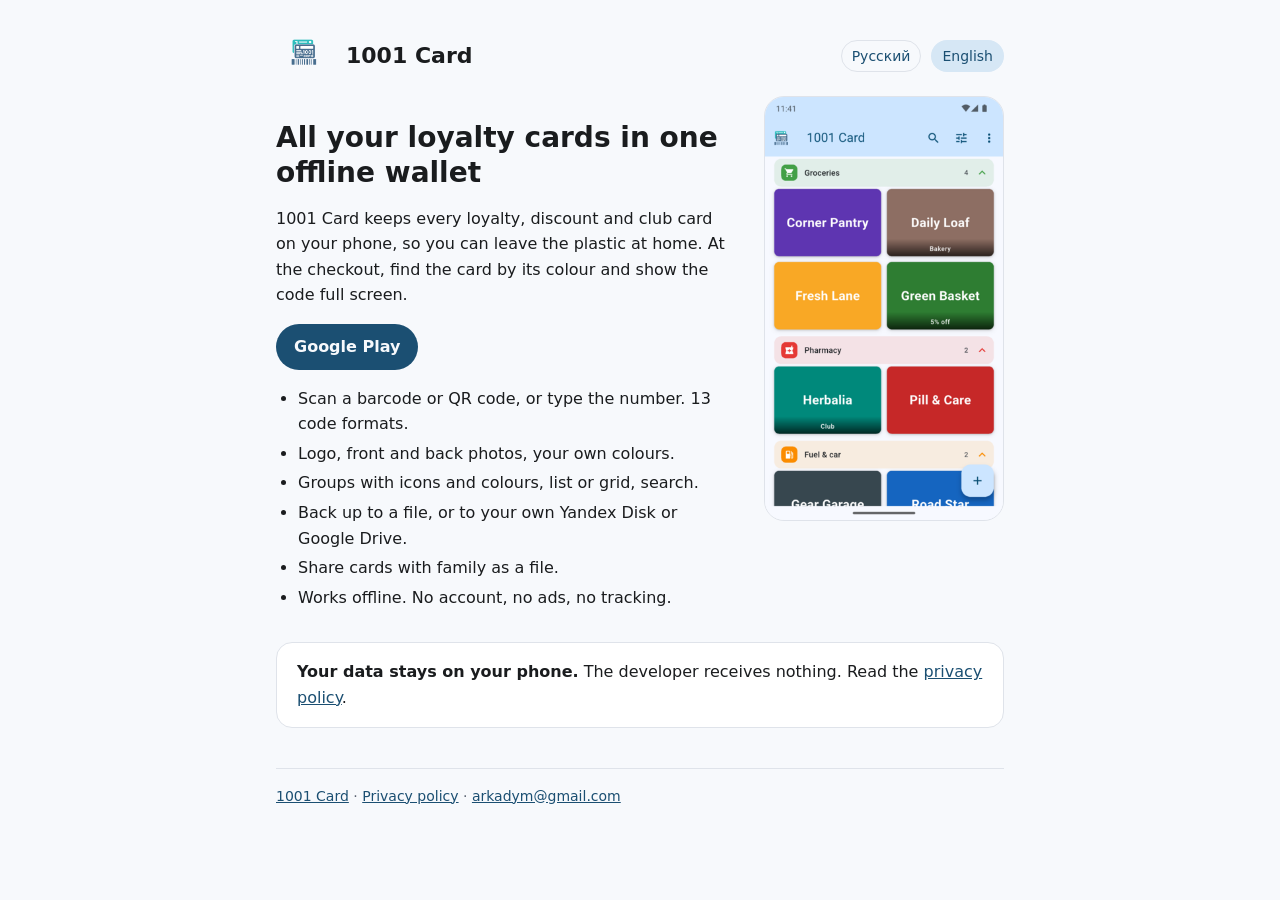
<file: index.html>
<!doctype html>
<html lang="en">
<head>
<meta charset="utf-8">
<meta name="viewport" content="width=device-width, initial-scale=1">
<title>1001 Card — loyalty card wallet</title>
<meta name="description" content="1001 Card keeps all your loyalty and discount cards in one offline wallet. No account, no ads.">
<link rel="icon" href="favicon.png">
<link rel="stylesheet" href="style.css">
</head>
<body>
<main>
<header>
<a href="./"><img src="icon.png" alt=""></a>
<div class="name"><span data-lang="en">1001 Card</span><span data-lang="ru">1001 Карта</span></div>
<nav class="lang"><a data-to="ru" href="?lang=ru">Русский</a><a data-to="en" href="?lang=en">English</a></nav>
</header>
<section data-lang="en">
<div class="hero">
<div class="text">
<h1>All your loyalty cards in one offline wallet</h1>
<p>1001 Card keeps every loyalty, discount and club card on your phone, so you can leave the plastic at home. At the checkout, find the card by its colour and show the code full screen.</p>
<div class="stores"><a href="https://play.google.com/store/apps/details?id=org.tegro.card_1001">Google Play</a><!-- RuStore: add when published --><!-- <a href="RUSTORE_URL">RuStore</a> --></div>
<ul>
<li>Scan a barcode or QR code, or type the number. 13 code formats.</li>
<li>Logo, front and back photos, your own colours.</li>
<li>Groups with icons and colours, list or grid, search.</li>
<li>Back up to a file, or to your own Yandex Disk or Google Drive.</li>
<li>Share cards with family as a file.</li>
<li>Works offline. No account, no ads, no tracking.</li>
</ul>
</div>
<img class="shot" src="shot-en.png" alt="1001 Card home screen with cards grouped by colour">
</div>
<div class="box"><strong>Your data stays on your phone.</strong> The developer receives nothing. Read the <a href="privacy.html?lang=en">privacy policy</a>.</div>
</section>
<section data-lang="ru">
<div class="hero">
<div class="text">
<h1>Все карты лояльности в одном офлайн-кошельке</h1>
<p>1001 Карта хранит все карты лояльности, скидочные и клубные карты в телефоне — пластик можно оставить дома. На кассе найдите карту по цвету и покажите код на весь экран.</p>
<div class="stores"><a href="https://play.google.com/store/apps/details?id=org.tegro.card_1001">Google Play</a><!-- RuStore: add when published --><!-- <a href="RUSTORE_URL">RuStore</a> --></div>
<ul>
<li>Сканируйте штрихкод или QR-код или введите номер. 13 форматов кодов.</li>
<li>Логотип, фото лицевой и обратной стороны, свои цвета.</li>
<li>Группы со значками и цветами, список или сетка, поиск.</li>
<li>Резервная копия в файл или в ваш Яндекс Диск или Google Диск.</li>
<li>Делитесь картами с семьёй файлом.</li>
<li>Работает без интернета. Без аккаунта, рекламы и слежки.</li>
</ul>
</div>
<img class="shot" src="shot-ru.png" alt="Главный экран 1001 Карты: карты, сгруппированные по цвету">
</div>
<div class="box"><strong>Ваши данные остаются в телефоне.</strong> Разработчик ничего не получает. <a href="privacy.html?lang=ru">Политика конфиденциальности</a>.</div>
</section>
<footer>
<div data-lang="en"><a href="./">1001 Card</a> · <a href="privacy.html">Privacy policy</a> · <a class="mail" href="#">e-mail</a></div>
<div data-lang="ru"><a href="./">1001 Карта</a> · <a href="privacy.html">Политика конфиденциальности</a> · <a class="mail" href="#">e-mail</a></div>
</footer>
</main>
<script src="lang.js"></script>
<script src="mail.js"></script>
</body>
</html>
</file>
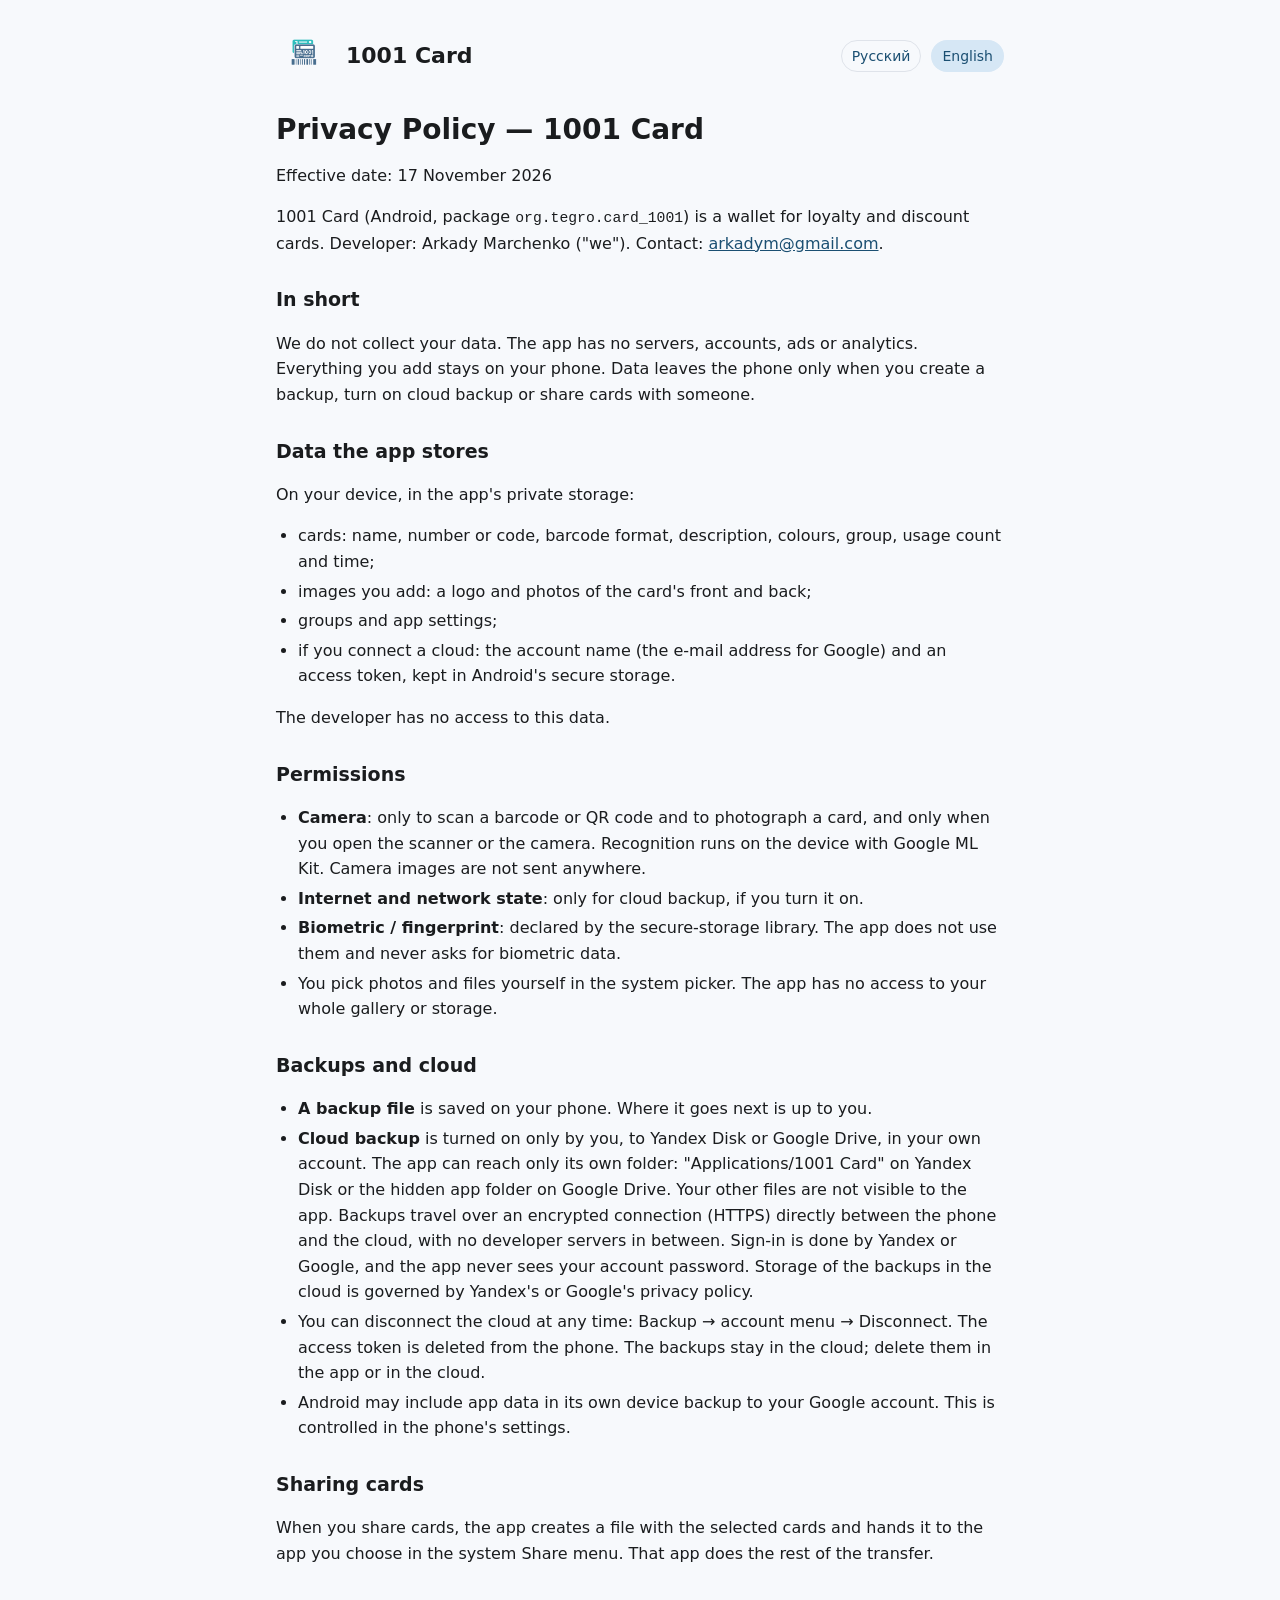
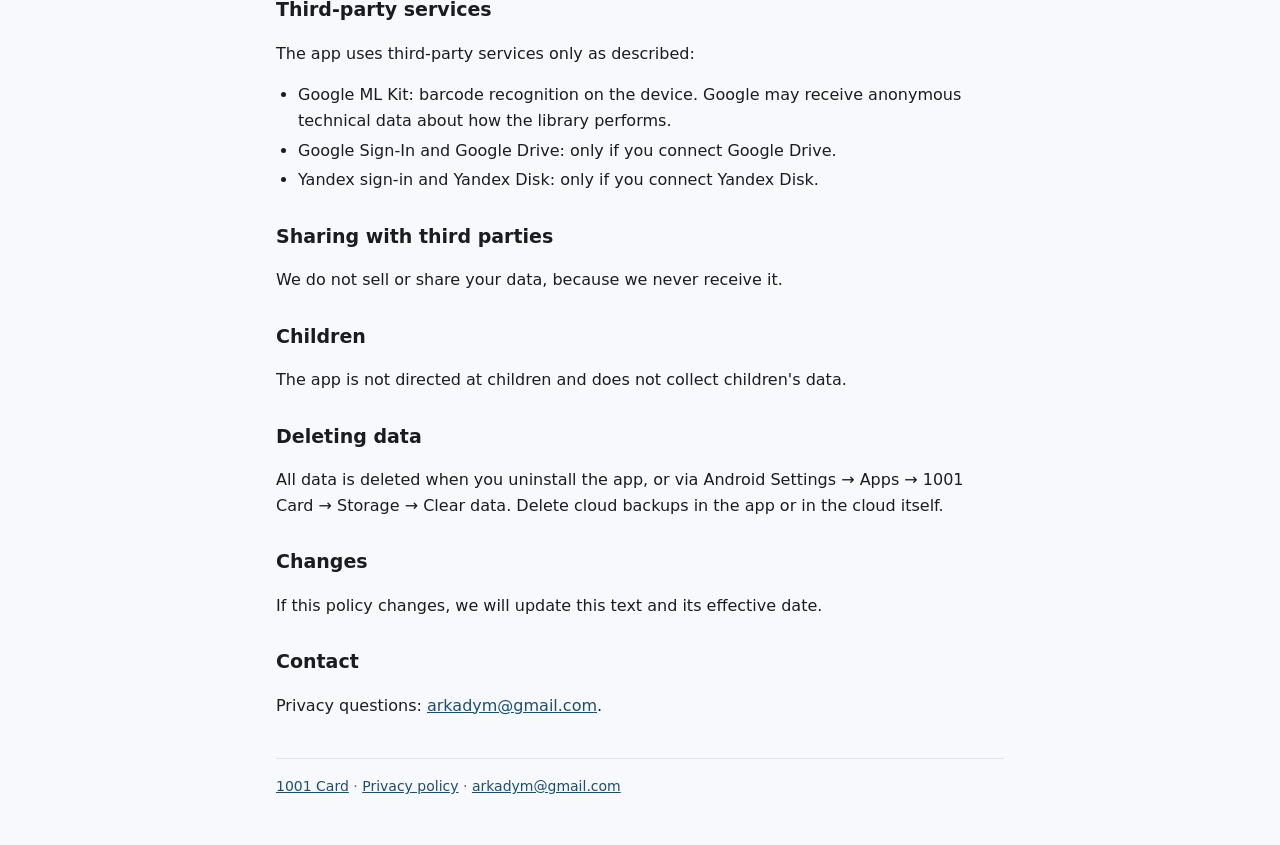
<file: privacy.html>
<!doctype html>
<html lang="en">
<head>
<meta charset="utf-8">
<meta name="viewport" content="width=device-width, initial-scale=1">
<title>1001 Card — Privacy Policy</title>
<meta name="description" content="Privacy policy of 1001 Card, an offline wallet for loyalty cards.">
<link rel="icon" href="favicon.png">
<link rel="stylesheet" href="style.css">
</head>
<body>
<main>
<header>
<a href="./"><img src="icon.png" alt=""></a>
<div class="name"><span data-lang="en">1001 Card</span><span data-lang="ru">1001 Карта</span></div>
<nav class="lang"><a data-to="ru" href="?lang=ru">Русский</a><a data-to="en" href="?lang=en">English</a></nav>
</header>
<section data-lang="en">
<h1>Privacy Policy — 1001 Card</h1>
<p>Effective date: 17 November 2026</p>
<p>1001 Card (Android, package <code>org.tegro.card_1001</code>) is a wallet for loyalty and discount cards. Developer: Arkady Marchenko ("we"). Contact: <a class="mail" href="#">e-mail</a>.</p>
<h2>In short</h2>
<p>We do not collect your data. The app has no servers, accounts, ads or analytics. Everything you add stays on your phone. Data leaves the phone only when you create a backup, turn on cloud backup or share cards with someone.</p>
<h2>Data the app stores</h2>
<p>On your device, in the app's private storage:</p>
<ul>
<li>cards: name, number or code, barcode format, description, colours, group, usage count and time;</li>
<li>images you add: a logo and photos of the card's front and back;</li>
<li>groups and app settings;</li>
<li>if you connect a cloud: the account name (the e-mail address for Google) and an access token, kept in Android's secure storage.</li>
</ul>
<p>The developer has no access to this data.</p>
<h2>Permissions</h2>
<ul>
<li><strong>Camera</strong>: only to scan a barcode or QR code and to photograph a card, and only when you open the scanner or the camera. Recognition runs on the device with Google ML Kit. Camera images are not sent anywhere.</li>
<li><strong>Internet and network state</strong>: only for cloud backup, if you turn it on.</li>
<li><strong>Biometric / fingerprint</strong>: declared by the secure-storage library. The app does not use them and never asks for biometric data.</li>
<li>You pick photos and files yourself in the system picker. The app has no access to your whole gallery or storage.</li>
</ul>
<h2>Backups and cloud</h2>
<ul>
<li><strong>A backup file</strong> is saved on your phone. Where it goes next is up to you.</li>
<li><strong>Cloud backup</strong> is turned on only by you, to Yandex Disk or Google Drive, in your own account. The app can reach only its own folder: "Applications/1001 Card" on Yandex Disk or the hidden app folder on Google Drive. Your other files are not visible to the app. Backups travel over an encrypted connection (HTTPS) directly between the phone and the cloud, with no developer servers in between. Sign-in is done by Yandex or Google, and the app never sees your account password. Storage of the backups in the cloud is governed by Yandex's or Google's privacy policy.</li>
<li>You can disconnect the cloud at any time: Backup → account menu → Disconnect. The access token is deleted from the phone. The backups stay in the cloud; delete them in the app or in the cloud.</li>
<li>Android may include app data in its own device backup to your Google account. This is controlled in the phone's settings.</li>
</ul>
<h2>Sharing cards</h2>
<p>When you share cards, the app creates a file with the selected cards and hands it to the app you choose in the system Share menu. That app does the rest of the transfer.</p>
<h2>Third-party services</h2>
<p>The app uses third-party services only as described:</p>
<ul>
<li>Google ML Kit: barcode recognition on the device. Google may receive anonymous technical data about how the library performs.</li>
<li>Google Sign-In and Google Drive: only if you connect Google Drive.</li>
<li>Yandex sign-in and Yandex Disk: only if you connect Yandex Disk.</li>
</ul>
<h2>Sharing with third parties</h2>
<p>We do not sell or share your data, because we never receive it.</p>
<h2>Children</h2>
<p>The app is not directed at children and does not collect children's data.</p>
<h2>Deleting data</h2>
<p>All data is deleted when you uninstall the app, or via Android Settings → Apps → 1001 Card → Storage → Clear data. Delete cloud backups in the app or in the cloud itself.</p>
<h2>Changes</h2>
<p>If this policy changes, we will update this text and its effective date.</p>
<h2>Contact</h2>
<p>Privacy questions: <a class="mail" href="#">e-mail</a>.</p>
</section>
<section data-lang="ru">
<h1>Политика конфиденциальности приложения «1001 Карта»</h1>
<p>Дата вступления в силу: 17 ноября 2026 г.</p>
<p>Приложение «1001 Карта» (Android, пакет <code>org.tegro.card_1001</code>) — кошелёк для карт лояльности и скидочных карт. Разработчик: Аркадий Марченко (далее — «разработчик», «мы»). Контакт: <a class="mail" href="#">e-mail</a>.</p>
<h2>Коротко</h2>
<p>Мы не собираем ваши данные. У приложения нет серверов, аккаунтов, рекламы и аналитики. Всё, что вы вносите, хранится в вашем телефоне. Данные покидают телефон только когда вы сами создаёте резервную копию, включаете облачное копирование или отправляете карты другому человеку.</p>
<h2>Какие данные хранит приложение</h2>
<p>На вашем устройстве, в закрытой папке приложения:</p>
<ul>
<li>карты: название, номер или код, формат штрихкода, описание, цвета, группа, число и время использований;</li>
<li>изображения, которые вы добавили: логотип, фото лицевой и обратной стороны карты;</li>
<li>группы и настройки приложения;</li>
<li>если вы подключили облако — имя аккаунта (для Google — адрес почты) и ключ доступа к облаку. Ключ хранится в защищённом хранилище Android.</li>
</ul>
<p>Разработчик не получает к этим данным доступа.</p>
<h2>Разрешения</h2>
<ul>
<li><strong>Камера</strong> — только чтобы сканировать штрихкод или QR-код и сфотографировать карту, и только когда вы сами открываете сканер или камеру. Распознавание выполняется на устройстве библиотекой Google ML Kit. Изображения с камеры никуда не отправляются.</li>
<li><strong>Интернет и состояние сети</strong> — только для облачного резервного копирования, если вы его включили.</li>
<li><strong>Биометрия / отпечаток</strong> — эти разрешения объявляет библиотека защищённого хранилища. Приложение их не использует и биометрические данные не запрашивает.</li>
<li>Фото из галереи и файлы вы выбираете сами через системное окно выбора. Доступа ко всей галерее или памяти у приложения нет.</li>
</ul>
<h2>Резервные копии и облако</h2>
<ul>
<li><strong>Резервная копия в файл</strong> сохраняется на вашем телефоне. Куда её отправить дальше, решаете вы.</li>
<li><strong>Облачное копирование</strong> включается только вами, в Яндекс Диск или Google Диск, в ваш собственный аккаунт. Приложение получает доступ только к своей отдельной папке: «Приложения/1001 Card» в Яндекс Диске или скрытая папка приложения в Google Диске. Остальные ваши файлы приложению не видны. Копии передаются по защищённому соединению (HTTPS) напрямую между телефоном и облаком, без серверов разработчика. Вход выполняется через Яндекс или Google, пароль от аккаунта приложение не видит. Хранение копий в облаке регулируется политикой конфиденциальности Яндекса или Google.</li>
<li>Отключить облако можно в любой момент: «Резервная копия» → меню аккаунта → «Отключить». Ключ доступа удаляется с телефона. Сами копии останутся в облаке, их можно удалить в приложении или в облаке.</li>
<li>Android может включать данные приложения в системную резервную копию вашего Google-аккаунта. Это настраивается в параметрах телефона.</li>
</ul>
<h2>Отправка карт</h2>
<p>Когда вы делитесь картами, приложение создаёт файл с выбранными картами и передаёт его в приложение, которое вы выбрали в системном меню «Поделиться». Дальнейшую передачу выполняет это приложение.</p>
<h2>Сторонние сервисы</h2>
<p>Приложение использует сервисы третьих лиц только в описанных случаях:</p>
<ul>
<li>Google ML Kit — распознавание штрихкодов на устройстве. Google может получать обезличенные технические данные о работе библиотеки.</li>
<li>Вход через Google и Google Диск — только если вы подключили Google Диск.</li>
<li>Вход через Яндекс и Яндекс Диск — только если вы подключили Яндекс Диск.</li>
</ul>
<h2>Передача данных третьим лицам</h2>
<p>Мы не продаём и не передаём ваши данные, потому что не получаем их.</p>
<h2>Дети</h2>
<p>Приложение не предназначено специально для детей и не собирает данные детей.</p>
<h2>Удаление данных</h2>
<p>Все данные удаляются вместе с приложением или через «Настройки Android → Приложения → 1001 Карта → Хранилище → Очистить данные». Копии в облаке удаляются в приложении или в самом облаке.</p>
<h2>Изменения политики</h2>
<p>При изменении политики мы обновим этот текст и дату вступления в силу.</p>
<h2>Контакты</h2>
<p>Вопросы о конфиденциальности: <a class="mail" href="#">e-mail</a>.</p>
</section>
<footer>
<div data-lang="en"><a href="./">1001 Card</a> · <a href="privacy.html">Privacy policy</a> · <a class="mail" href="#">e-mail</a></div>
<div data-lang="ru"><a href="./">1001 Карта</a> · <a href="privacy.html">Политика конфиденциальности</a> · <a class="mail" href="#">e-mail</a></div>
</footer>
</main>
<script src="lang.js"></script>
<script src="mail.js"></script>
</body>
</html>
</file>
<file: style.css>
:root{--bg:#f7f9fc;--fg:#1a1c1e;--muted:#5a6270;--card:#fff;--line:#dfe3ea;--accent:#1b4f72;--accent-soft:#d6e7f5}
@media (prefers-color-scheme:dark){:root{--bg:#111418;--fg:#e3e6ea;--muted:#a3abb7;--card:#1b1f24;--line:#2c323a;--accent:#8fc3ec;--accent-soft:#1d3346}}
*{box-sizing:border-box}
body{margin:0;background:var(--bg);color:var(--fg);font:16px/1.6 system-ui,-apple-system,"Segoe UI",Roboto,sans-serif}
main{max-width:760px;margin:0 auto;padding:24px 16px 48px}
header{display:flex;align-items:center;gap:14px;margin-bottom:8px}
header img{width:56px;height:56px;border-radius:14px}
header .name{font-size:22px;font-weight:600}
nav.lang{margin-left:auto;font-size:14px;display:flex;gap:10px}
a{color:var(--accent)}
nav.lang a{text-decoration:none;padding:4px 10px;border-radius:999px;border:1px solid var(--line)}
nav.lang a.on{background:var(--accent-soft);border-color:transparent}
h1{font-size:28px;line-height:1.25;margin:24px 0 8px}
h2{font-size:19px;margin:28px 0 6px}
p,li{color:var(--fg)}
.muted{color:var(--muted)}
ul{padding-left:22px}
li{margin:4px 0}
.box{background:var(--card);border:1px solid var(--line);border-radius:16px;padding:16px 20px;margin:16px 0}
.hero{display:flex;gap:28px;align-items:flex-start;flex-wrap:wrap}
.hero .text{flex:1 1 300px;min-width:0}
.hero img.shot{width:240px;max-width:100%;border-radius:20px;border:1px solid var(--line)}
.stores{display:flex;gap:10px;flex-wrap:wrap;margin:16px 0}
.stores a{display:inline-block;padding:10px 18px;border-radius:999px;background:var(--accent);color:var(--bg);text-decoration:none;font-weight:600}
footer{margin-top:40px;padding-top:16px;border-top:1px solid var(--line);font-size:14px;color:var(--muted)}
code{font-size:.92em}
</file>
